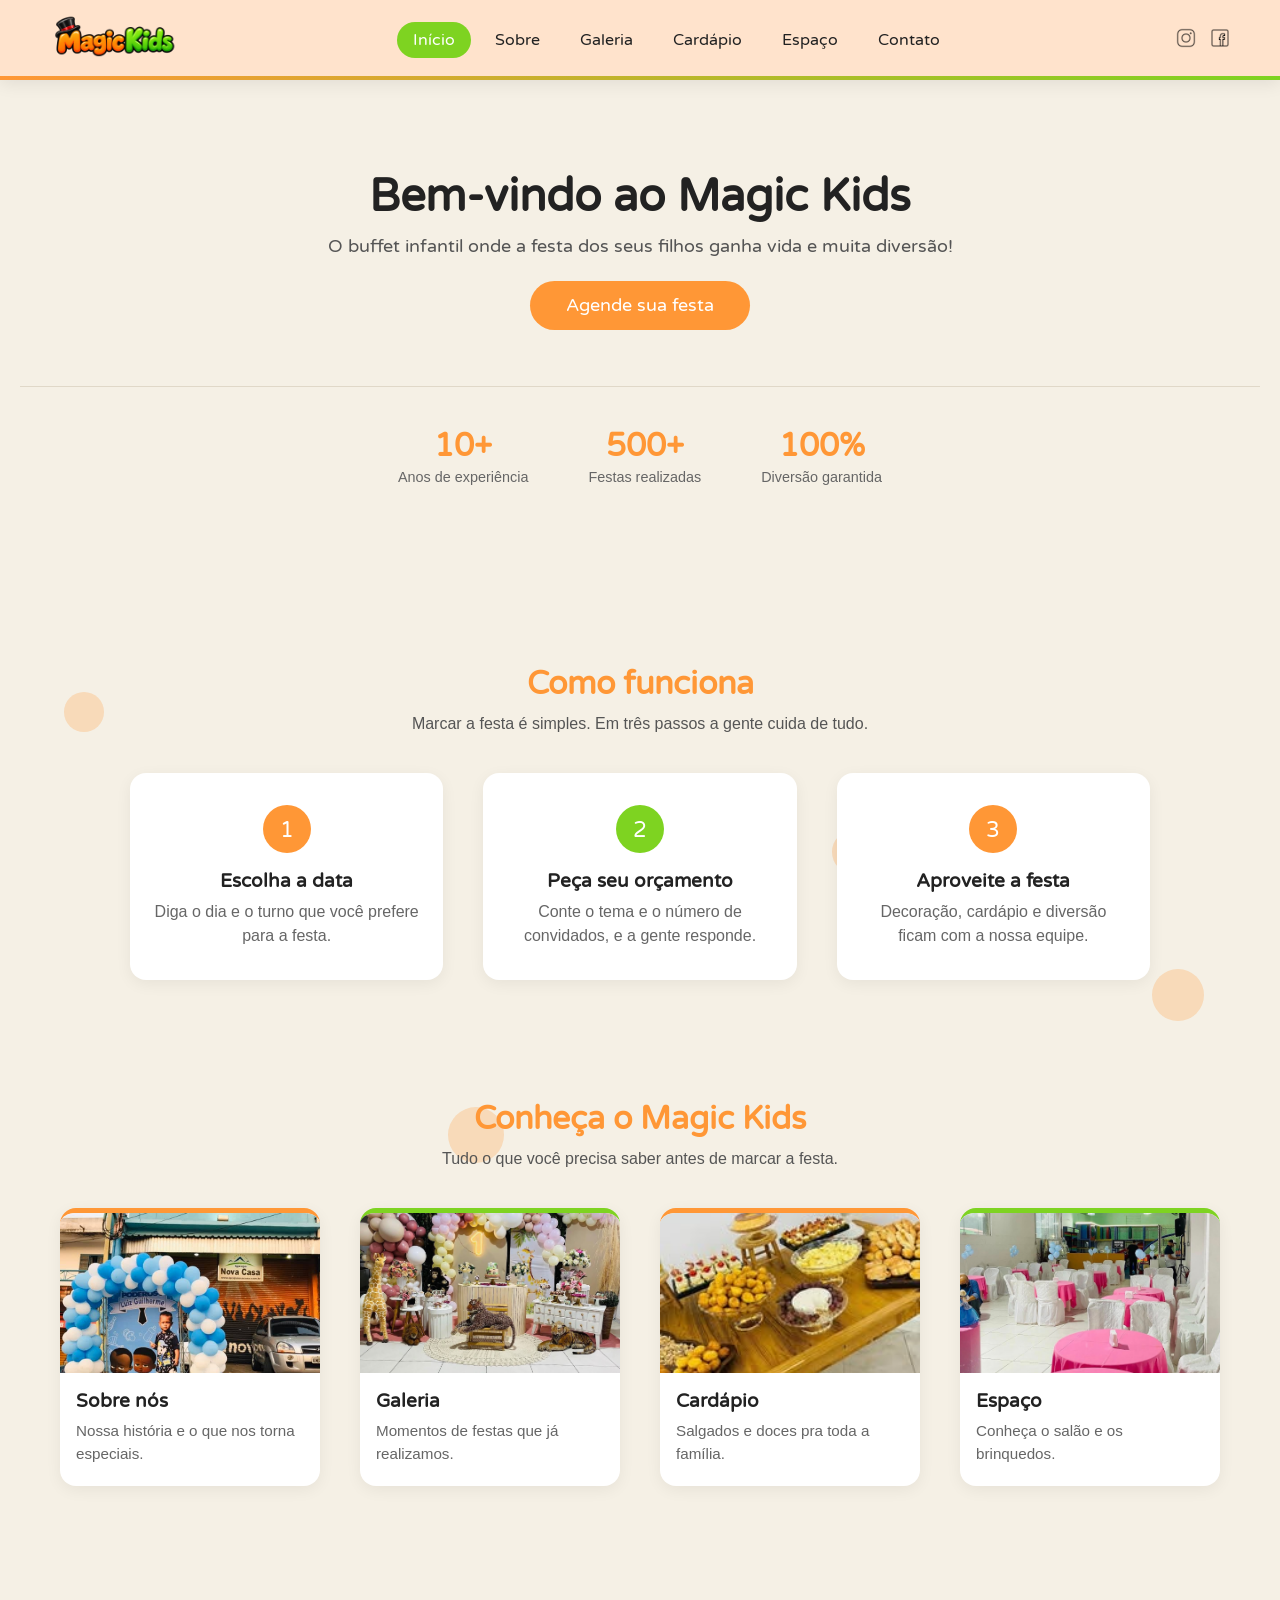
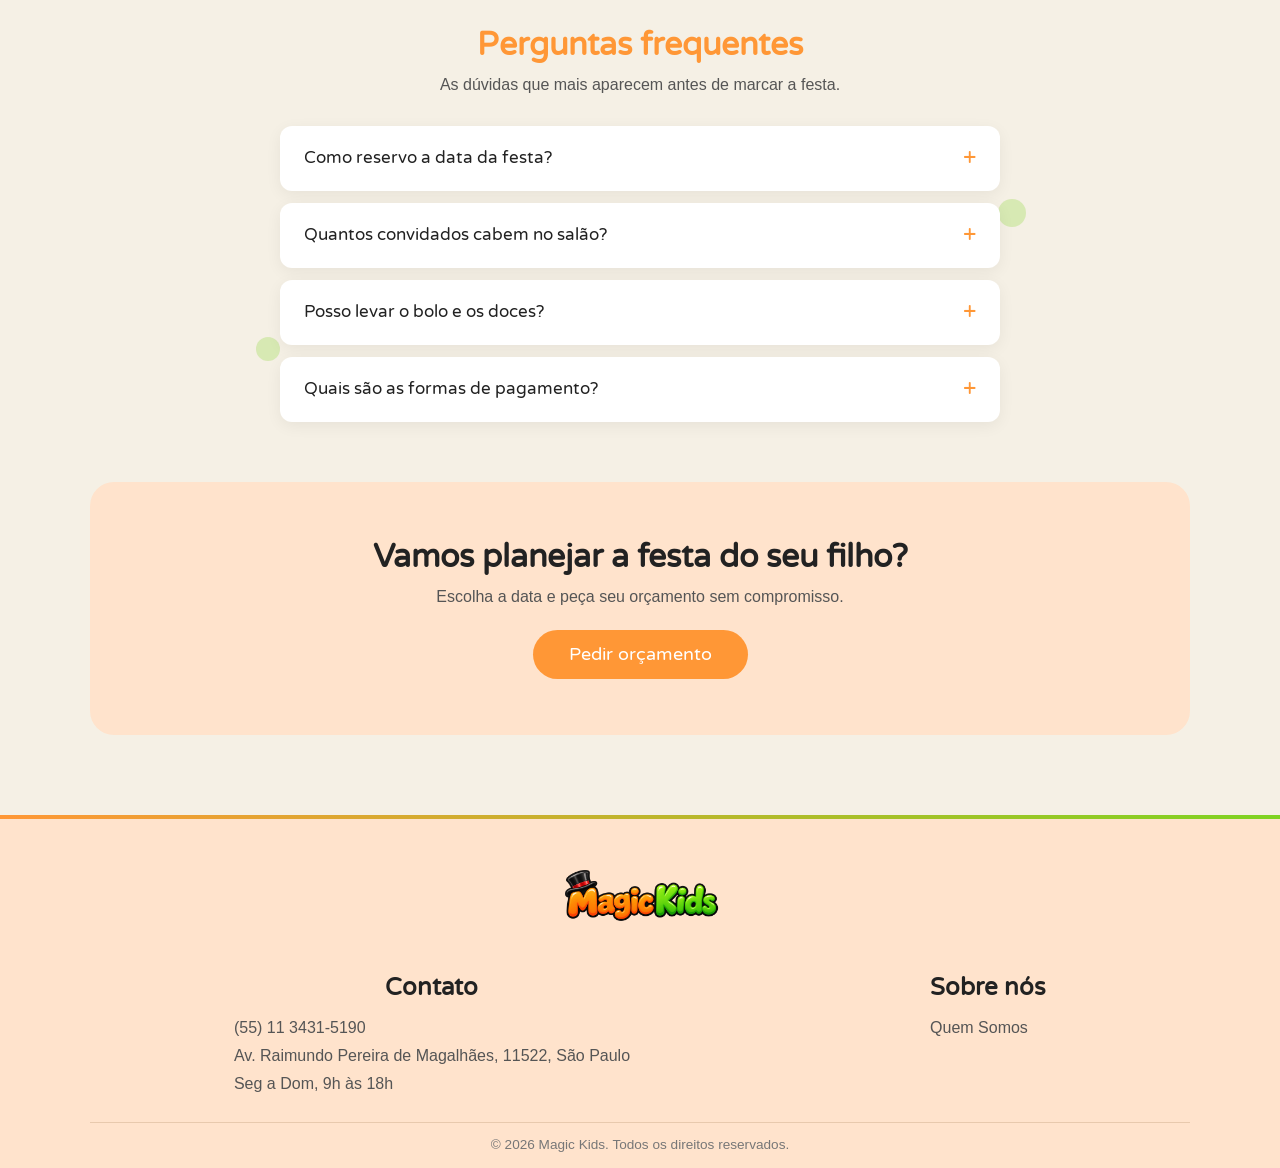
<file: index.html>
<!DOCTYPE html>
<html lang="pt-br">
<head>
    <meta charset="UTF-8">
    <meta name="viewport" content="width=device-width, initial-scale=1.0">
    <title>Magic Kids</title>
    <link rel="stylesheet" href="style.css">
    <link rel="icon" type="image/png" href="imagens/kids magic logo.png">
    <link href="https://fonts.googleapis.com/css2?family=Varela+Round&display=swap" rel="stylesheet">
</head>
<body>
    <div class="bolhas" aria-hidden="true">
        <span></span>
        <span></span>
        <span></span>
        <span></span>
        <span></span>
        <span></span>
        <span></span>
        <span></span>
    </div>

    <header class="header" id="topo">
        <a href="index.html" class="logo">
            <img src="imagens/magics kids.png" alt="Magic Kids">
        </a>

        <nav class="menu">
            <ul>
                <li><a href="index.html" class="ativo">Início</a></li>
                <li><a href="sobre.html">Sobre</a></li>
                <li><a href="galeria.html">Galeria</a></li>
                <li><a href="cardapio.html">Cardápio</a></li>
                <li><a href="espaco.html">Espaço</a></li>
                <li><a href="contato.html">Contato</a></li>
            </ul>
        </nav>

        <div class="redes-sociais">
            <a href="https://www.instagram.com/buffet_magickids/" target="_blank">
                <img src="imagens/icons8-instagram-50.png" alt="Instagram">
            </a>
            <a href="https://www.facebook.com/buffetmagickids" target="_blank">
                <img src="imagens/icons8-facebook-50.png" alt="Facebook">
            </a>
        </div>

        <button class="menu-toggle" aria-label="Abrir menu" aria-expanded="false">
            <span></span>
            <span></span>
            <span></span>
        </button>
    </header>

    <main>
        <section class="hero" id="inicio">
            <h1>Bem-vindo ao Magic Kids</h1>
            <p>O buffet infantil onde a festa dos seus filhos ganha vida e muita diversão!</p>
            <a href="contato.html" class="btn-cta">Agende sua festa</a>

            <div class="hero-stats">
                <div class="stat">
                    <span class="stat-numero">10+</span>
                    <span class="stat-label">Anos de experiência</span>
                </div>
                <div class="stat">
                    <span class="stat-numero">500+</span>
                    <span class="stat-label">Festas realizadas</span>
                </div>
                <div class="stat">
                    <span class="stat-numero">100%</span>
                    <span class="stat-label">Diversão garantida</span>
                </div>
            </div>
        </section>

        <section class="passos">
            <h2>Como funciona</h2>
            <p class="passos-intro">Marcar a festa é simples. Em três passos a gente cuida de tudo.</p>

            <div class="passos-grid">
                <div class="passo">
                    <span class="passo-num">1</span>
                    <h3>Escolha a data</h3>
                    <p>Diga o dia e o turno que você prefere para a festa.</p>
                </div>

                <div class="passo">
                    <span class="passo-num">2</span>
                    <h3>Peça seu orçamento</h3>
                    <p>Conte o tema e o número de convidados, e a gente responde.</p>
                </div>

                <div class="passo">
                    <span class="passo-num">3</span>
                    <h3>Aproveite a festa</h3>
                    <p>Decoração, cardápio e diversão ficam com a nossa equipe.</p>
                </div>
            </div>
        </section>

        <section class="atalhos">
            <h2>Conheça o Magic Kids</h2>
            <p class="atalhos-intro">Tudo o que você precisa saber antes de marcar a festa.</p>

            <div class="atalhos-grid">
                <a href="sobre.html" class="atalho">
                    <img src="imagens/frente do lugar.jpg" alt="Fachada do Magic Kids">
                    <h3>Sobre nós</h3>
                    <p>Nossa história e o que nos torna especiais.</p>
                </a>

                <a href="galeria.html" class="atalho">
                    <img src="imagens/decoracao 1.jpeg" alt="Decoração de festa">
                    <h3>Galeria</h3>
                    <p>Momentos de festas que já realizamos.</p>
                </a>

                <a href="cardapio.html" class="atalho">
                    <img src="imagens/salgados.jpg" alt="Salgados do Magic Kids">
                    <h3>Cardápio</h3>
                    <p>Salgados e doces pra toda a família.</p>
                </a>

                <a href="espaco.html" class="atalho">
                    <img src="imagens/local 1.jpeg" alt="Salão do Magic Kids">
                    <h3>Espaço</h3>
                    <p>Conheça o salão e os brinquedos.</p>
                </a>
            </div>
        </section>

        <section class="faq">
            <h2>Perguntas frequentes</h2>
            <p class="faq-intro">As dúvidas que mais aparecem antes de marcar a festa.</p>

            <div class="faq-lista">
                <details>
                    <summary>Como reservo a data da festa?</summary>
                    <p>Escolha o dia no calendário da página de Contato e peça seu orçamento. A gente responde confirmando se a data está disponível.</p>
                </details>

                <details>
                    <summary>Quantos convidados cabem no salão?</summary>
                    <p>Escreva aqui a capacidade real do salão.</p>
                </details>

                <details>
                    <summary>Posso levar o bolo e os doces?</summary>
                    <p>Escreva aqui a política do buffet.</p>
                </details>

                <details>
                    <summary>Quais são as formas de pagamento?</summary>
                    <p>Escreva aqui as formas de pagamento e se existe sinal pra reservar a data.</p>
                </details>
            </div>
        </section>

        <section class="chamada">
            <h2>Vamos planejar a festa do seu filho?</h2>
            <p>Escolha a data e peça seu orçamento sem compromisso.</p>
            <a href="contato.html" class="btn-cta">Pedir orçamento</a>
        </section>
    </main>

     <footer class="rodape">
        <div class="rodape-grid">
            <div class="rodape-marca">
                <img src="imagens/magics kids.png" alt="Magic Kids">
            </div>

            <div class="rodape-col">
                <h3>Contato</h3>
                <ul>
                    <li><a href="https://wa.me/551134315190?text=Ol%C3%A1!%20Quero%20um%20or%C3%A7amento%20de%20festa%20no%20Magic%20Kids">(55) 11 3431-5190</a></li>
                    <li><a href="Av. Raimundo Pereira de Magalhães , 11522, São Paulo, Brazil 02938-000">Av. Raimundo Pereira de Magalhães, 11522, São Paulo</a></li>
                    <li>Seg a Dom, 9h às 18h</li>
                </ul>
            </div>

            <div class="rodape-col">
                <h3>Sobre nós</h3>
                <ul>
                    <li><a href="sobre.html">Quem Somos</a></li>
                </ul>
            </div>
        </div>

        <p class="rodape-copy">© 2026 Magic Kids. Todos os direitos reservados.</p>
    </footer>
     
    <script src="script.js"></script>
</body>
</html>
</file>
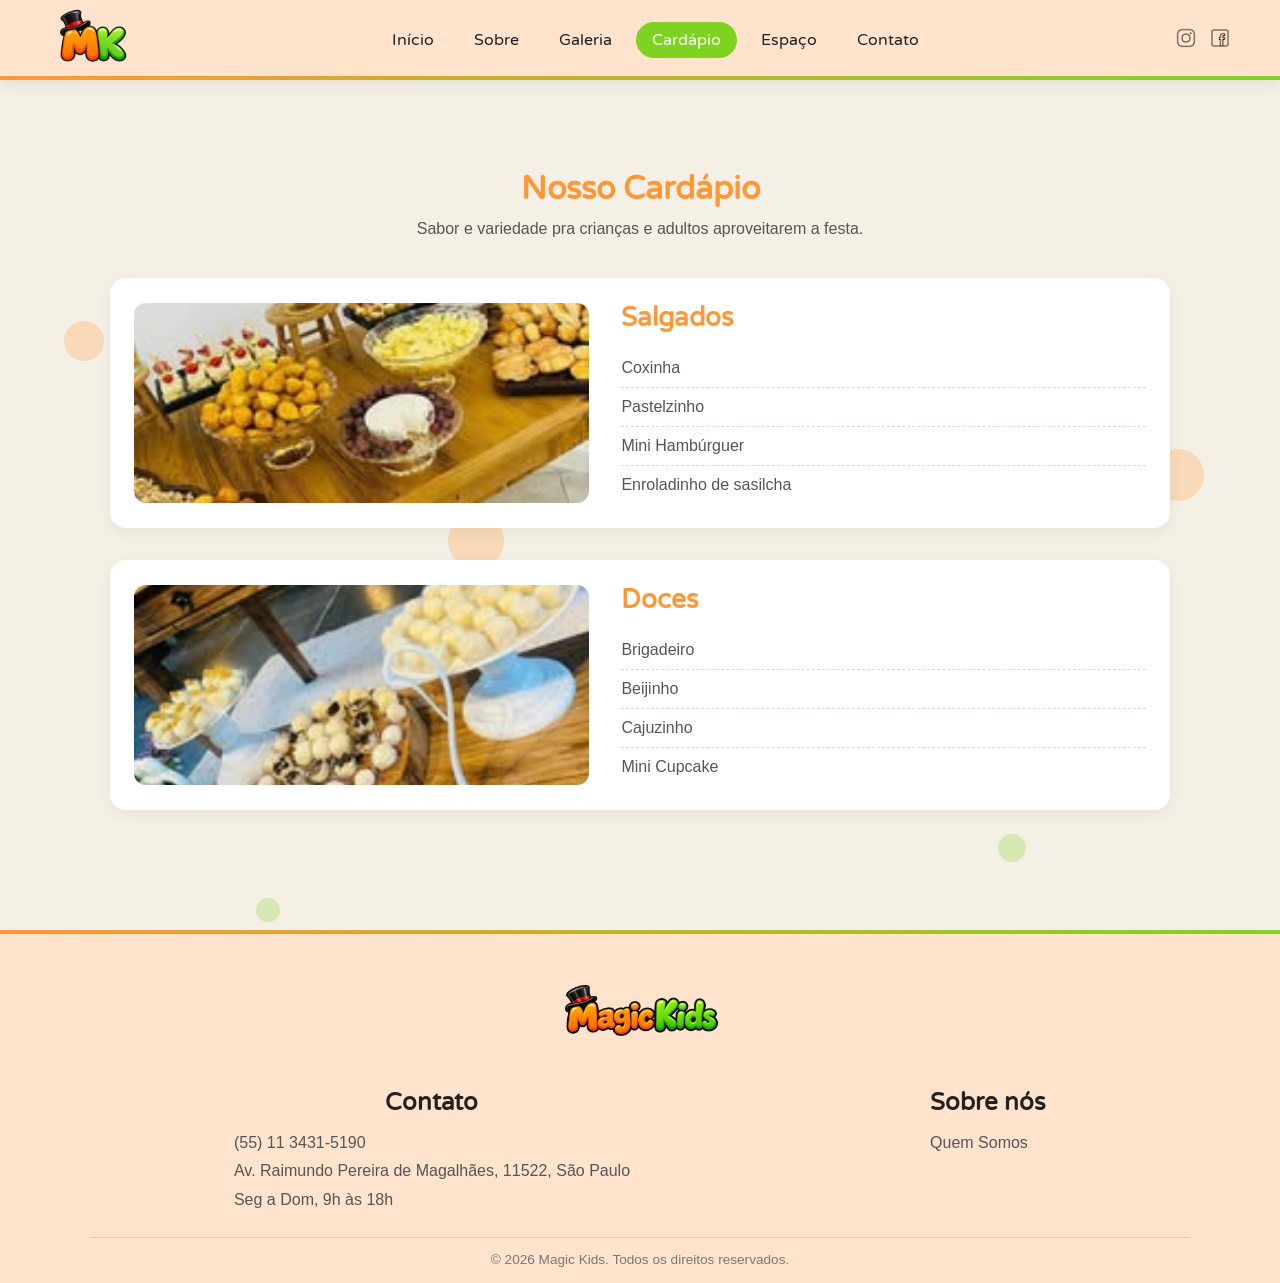
<file: cardapio.html>
<!DOCTYPE html>
<html lang="pt-br">
<head>
    <meta charset="UTF-8">
    <meta name="viewport" content="width=device-width, initial-scale=1.0">
    <title>Cardapio - Magic Kids</title>
    <link rel="stylesheet" href="style.css">
    <link rel="icon" type="image/png" href="imagens/kids magic logo.png">
    <link href="https://fonts.googleapis.com/css2?family=Varela+Round&display=swap" rel="stylesheet">
</head>
<body>
    <div class="bolhas" aria-hidden="true">
        <span></span><span></span><span></span><span></span>
        <span></span><span></span><span></span><span></span>
    </div>

    <header class="header">
        <a href="index.html" class="logo">
            <img src="imagens/kids magic logo.png" alt="Magic Kids">
        </a>

        <nav class="menu">
            <ul>
                <li><a href="index.html">Início</a></li>
                <li><a href="sobre.html">Sobre</a></li>
                <li><a href="galeria.html">Galeria</a></li>
                <li><a href="cardapio.html" class="ativo">Cardápio</a></li>
                <li><a href="espaco.html">Espaço</a></li>
                <li><a href="contato.html">Contato</a></li>
            </ul>
        </nav>

        <div class="redes-sociais">
            <a href="https://www.instagram.com/buffet_magickids/" target="_blank">
                <img src="imagens/icons8-instagram-50.png" alt="Instagram">
            </a>
            <a href="https://www.facebook.com/buffetmagickids" target="_blank">
                <img src="imagens/icons8-facebook-50.png" alt="Facebook">
            </a>
        </div>

         <button class="menu-toggle" aria-label="Abrir menu" aria-expanded="false">
            <span></span>
            <span></span>
            <span></span>
        </button>
    </header>

    <main>
        <section class="cardapio" id="cardapio">
            <h2>Nosso Cardápio</h2>
            <p class="cardapio-intro">Sabor e variedade pra crianças e adultos aproveitarem a festa.</p>

    <div class="cardapio-lista">
        <div class="cardapio-item">
            <img src="imagens/salgados.jpg" alt="Salgados do Magic Kids">
            <div class="cardapio-info">
                <h3>Salgados</h3>
                <ul>
                    <li>Coxinha</li>
                    <li>Pastelzinho</li>
                    <li>Mini Hambúrguer</li>
                    <li>Enroladinho de sasilcha</li>
                </ul>
            </div>
        </div>
        <div class="cardapio-item">
            <img src="imagens/docinhos.jpg" alt="Doces do Magic Kids">
            <div class="cardapio-info">
                <h3>Doces</h3>
                <ul>
                    <li>Brigadeiro</li>
                    <li>Beijinho</li>
                    <li>Cajuzinho</li>
                    <li>Mini Cupcake</li>
                </ul>
            </div>
        </div>
    </div>
    </section>
    </main>

     <footer class="rodape">
        <div class="rodape-grid">
            <div class="rodape-marca">
                <img src="imagens/magics kids.png" alt="Magic Kids">
            </div>

            <div class="rodape-col">
                <h3>Contato</h3>
                <ul>
                    <li><a href="https://wa.me/551134315190?text=Ol%C3%A1!%20Quero%20um%20or%C3%A7amento%20de%20festa%20no%20Magic%20Kids">(55) 11 3431-5190</a></li>
                    <li><a href="Av. Raimundo Pereira de Magalhães , 11522, São Paulo, Brazil 02938-000">Av. Raimundo Pereira de Magalhães, 11522, São Paulo</a></li>
                    <li>Seg a Dom, 9h às 18h</li>
                </ul>
            </div>

            <div class="rodape-col">
                <h3>Sobre nós</h3>
                <ul>
                    <li><a href="sobre.html">Quem Somos</a></li>
                </ul>
            </div>
        </div>

        <p class="rodape-copy">© 2026 Magic Kids. Todos os direitos reservados.</p>
    </footer>
     <script src="script.js"></script>
</body>
</html>
</file>
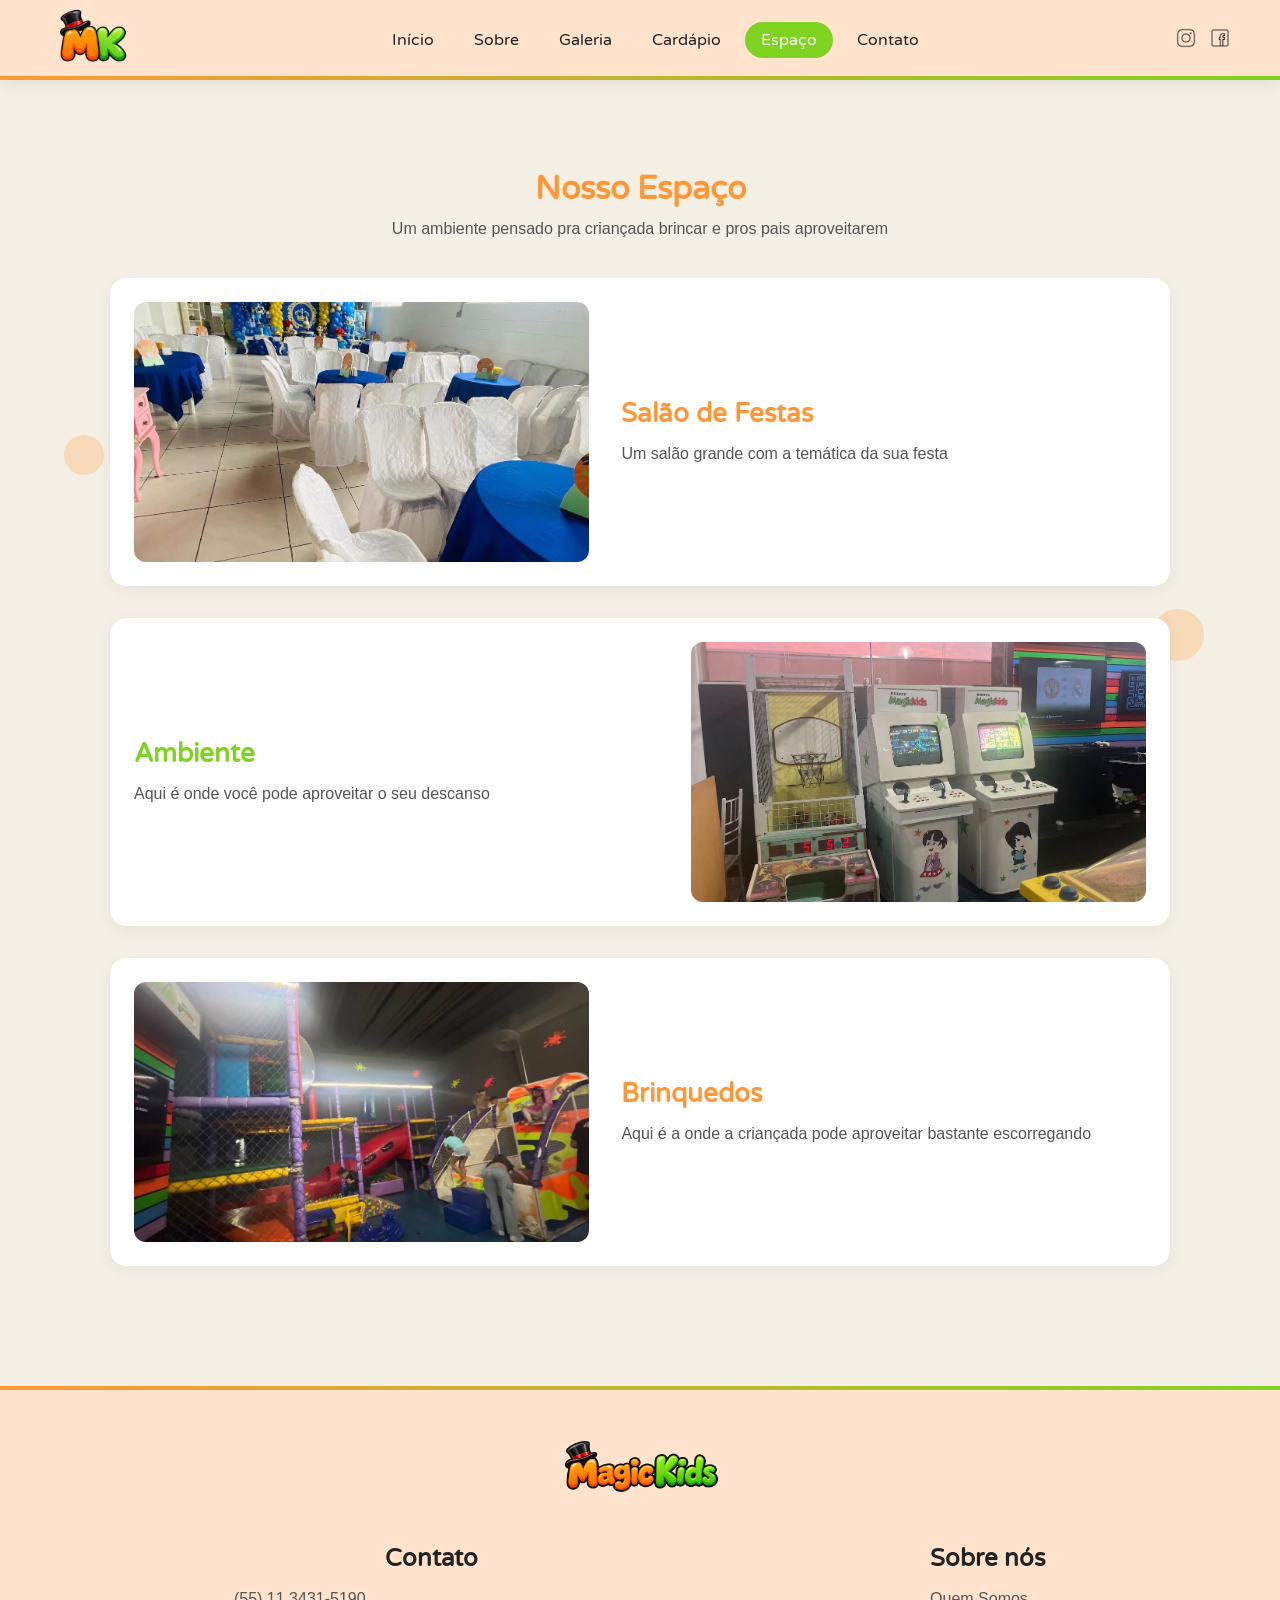
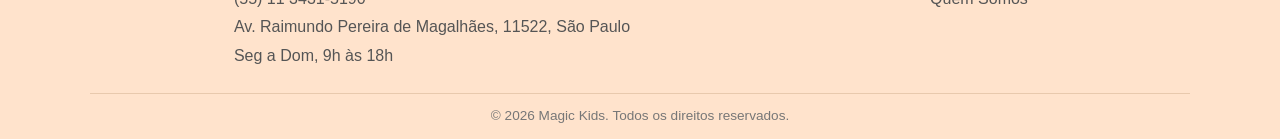
<file: espaco.html>
<!DOCTYPE html>
<html lang="pt-br">
<head>
    <meta charset="UTF-8">
    <meta name="viewport" content="width=device-width, initial-scale=1.0">
    <title>Espaço - Magic Kids</title>
    <link rel="stylesheet" href="style.css">
     <link rel="icon" type="image/png" href="imagens/kids magic logo.png">
    <link href="https://fonts.googleapis.com/css2?family=Varela+Round&display=swap" rel="stylesheet">
</head>
<body>
    <div class="bolhas" aria-hidden="true">
        <span></span><span></span><span></span><span></span>
        <span></span><span></span><span></span><span></span>
    </div>

    <header class="header">
        <a href="index.html" class="logo">
            <img src="imagens/kids magic logo.png" alt="Magic Kids">
        </a>

        <nav class="menu">
            <ul>
                <li><a href="index.html">Início</a></li>
                <li><a href="sobre.html">Sobre</a></li>
                <li><a href="galeria.html">Galeria</a></li>
                <li><a href="cardapio.html">Cardápio</a></li>
                <li><a href="espaco.html" class="ativo">Espaço</a></li>
                <li><a href="contato.html">Contato</a></li>
            </ul>
        </nav>

        <div class="redes-sociais">
            <a href="https://www.instagram.com/buffet_magickids/" target="_blank">
                <img src="imagens/icons8-instagram-50.png" alt="Instagram">
            </a>
            <a href="https://www.facebook.com/buffetmagickids" target="_blank">
                <img src="imagens/icons8-facebook-50.png" alt="Facebook">
            </a>
        </div>

         <button class="menu-toggle" aria-label="Abrir menu" aria-expanded="false">
            <span></span>
            <span></span>
            <span></span>
        </button>
    </header>
    
    <main>
        <section class="espaco" id="espaco">
            <h2>Nosso Espaço</h2>
            <p class="espaco-intro">Um ambiente pensado pra criançada brincar e pros pais aproveitarem</p>

            <div class="espaco-lista">
                <div class="espaco-item">
                    <img src="imagens/local 3 azul.jpeg" alt="Salão de festa do Magic Kids">
                    <div class="espaco-info">
                        <h3>Salão de Festas</h3>
                        <p>Um salão grande com a temática da sua festa</p>
                    </div>
                </div>

                <div class="espaco-item invertido">
                    <img src="imagens/jogos 2.jpeg" alt="Ambiente do Magic Kids">
                    <div class="espaco-info">
                        <h3>Ambiente</h3>
                        <p>Aqui é onde você pode aproveitar o seu descanso</p>
                    </div>
                </div>

                <div class="espaco-item">
                    <img src="imagens/jogos 1.jpeg" alt="Escorregador do Magic Kids">
                    <div class="espaco-info">
                        <h3>Brinquedos</h3>
                        <p>Aqui é a onde a criançada pode aproveitar bastante escorregando</p>
                    </div>
                </div>
            </div>
        </section>
    </main>

     <footer class="rodape">
        <div class="rodape-grid">
            <div class="rodape-marca">
                <img src="imagens/magics kids.png" alt="Magic Kids">
            </div>

            <div class="rodape-col">
                <h3>Contato</h3>
                <ul>
                    <li><a href="https://wa.me/551134315190?text=Ol%C3%A1!%20Quero%20um%20or%C3%A7amento%20de%20festa%20no%20Magic%20Kids">(55) 11 3431-5190</a></li>
                    <li><a href="Av. Raimundo Pereira de Magalhães , 11522, São Paulo, Brazil 02938-000">Av. Raimundo Pereira de Magalhães, 11522, São Paulo</a></li>
                    <li>Seg a Dom, 9h às 18h</li>
                </ul>
            </div>

           <div class="rodape-col">
                <h3>Sobre nós</h3>
                <ul>
                    <li><a href="sobre.html">Quem Somos</a></li>
                </ul>
            </div>
        </div>

        <p class="rodape-copy">© 2026 Magic Kids. Todos os direitos reservados.</p>
    </footer>
     <script src="script.js"></script>
</body>
</html>
</file>
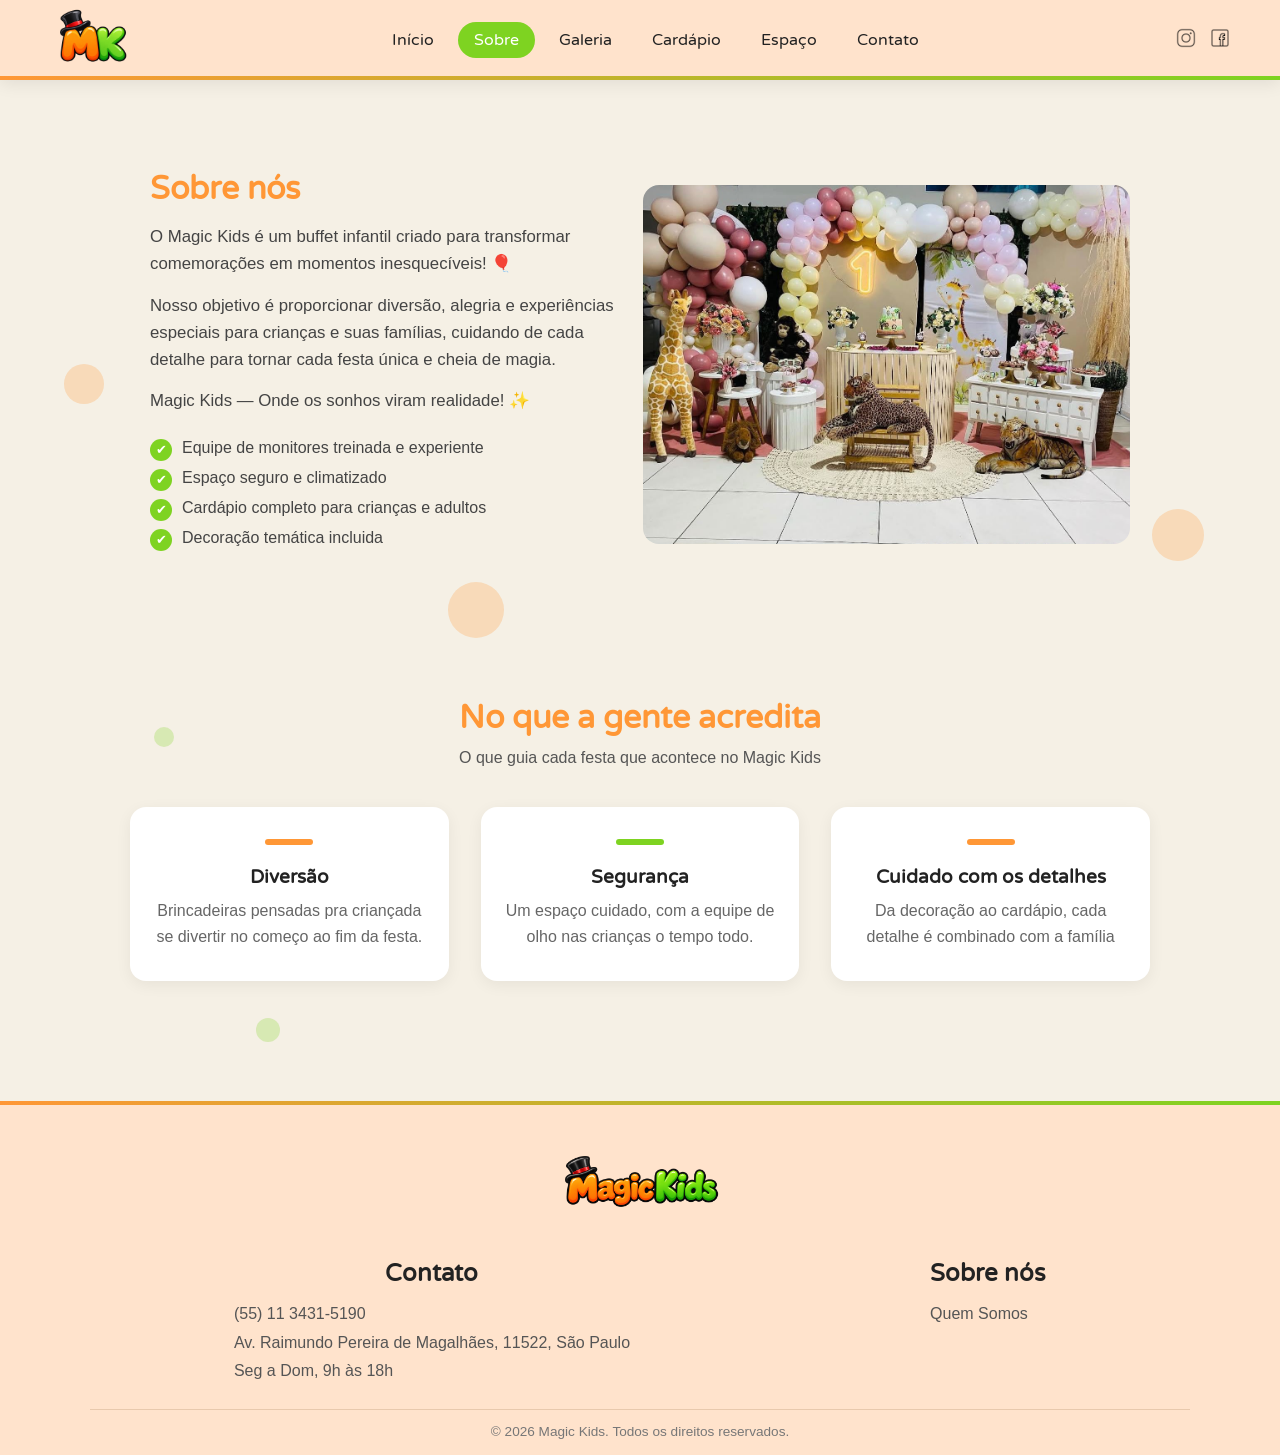
<file: sobre.html>
<!DOCTYPE html>
<html lang="pt-br">
<head>
    <meta charset="UTF-8">
    <meta name="viewport" content="width=device-width, initial-scale=1.0">
    <title>Sobre - Magic Kids</title> <link rel="stylesheet" href="style.css">
    <link rel="icon" type="image/png" href="imagens/kids magic logo.png">
    <link href="https://fonts.googleapis.com/css2?family=Varela+Round&display=swap" rel="stylesheet">
</head>
<body>
    <div class="bolhas" aria-hidden="true">
        <span></span><span></span><span></span><span></span>
        <span></span><span></span><span></span><span></span>
    </div>

    <header class="header">
        <a href="index.html" class="logo">
            <img src="imagens/kids magic logo.png" alt="Magic Kids">
        </a>

        <nav class="menu">
            <ul>
                <li><a href="index.html">Início</a></li>
                <li><a href="sobre.html" class="ativo">Sobre</a></li>
                <li><a href="galeria.html">Galeria</a></li>
                <li><a href="cardapio.html">Cardápio</a></li>
                <li><a href="espaco.html">Espaço</a></li>
                <li><a href="contato.html">Contato</a></li>
            </ul>
        </nav>

        <div class="redes-sociais">
            <a href="https://www.instagram.com/buffet_magickids/" target="_blank">
                <img src="imagens/icons8-instagram-50.png" alt="Instagram">
            </a>
            <a href="https://www.facebook.com/buffetmagickids" target="_blank">
                <img src="imagens/icons8-facebook-50.png" alt="Facebook">
            </a>
        </div>

         <button class="menu-toggle" aria-label="Abrir menu" aria-expanded="false">
            <span></span>
            <span></span>
            <span></span>
        </button>
    </header>
        <main>  <section class="sobre" id="sobre">
        <div class="sobre-texto">
            <h2>Sobre nós</h2>
            <p>O Magic Kids é um buffet infantil criado para transformar comemorações em momentos inesquecíveis! 🎈</p>
            <p>Nosso objetivo é proporcionar diversão, alegria e experiências especiais para crianças e suas famílias, cuidando de cada detalhe para tornar cada festa única e cheia de magia.</p>
            <p>Magic Kids — Onde os sonhos viram realidade! ✨</p>

            <ul class="diferenciais">
                <li> Equipe de monitores treinada e experiente</li>
                <li> Espaço seguro e climatizado</li>
                <li>Cardápio completo para crianças e adultos</li>
                <li> Decoração temática incluida</li>
            </ul>
        </div>

        <div class="sobre-imagem">
            <img src="imagens/decoracao 1.jpeg" alt="Espaço do Magic Kids">
        </div>
    </section> 

    <section class="valores">
        <h2>No que a gente acredita</h2>
        <p class="valores-intro">O que guia cada festa que acontece no Magic Kids</p>

        <div class="valores-grid">
            <div class="valor">
                <span class="valor-marca"></span>
                <h3>Diversão</h3>
                <p>Brincadeiras pensadas pra criançada se divertir no começo ao fim da festa.</p>
            </div>

            <div class="valor">
                <span class="valor-marca verde"></span>
                    <h3>Segurança</h3>
                    <p>Um espaço cuidado, com a equipe de olho nas crianças o tempo todo.</p>
            </div>

            <div class="valor">
                <span class="valor-marca"></span>
                <h3>Cuidado com os detalhes</h3>
                <p>Da decoração ao cardápio, cada detalhe é combinado com a família</p>
            </div>
        </div>
    </section>
    </main>

     <footer class="rodape">
        <div class="rodape-grid">
            <div class="rodape-marca">
                <img src="imagens/magics kids.png" alt="Magic Kids">
            </div>

            <div class="rodape-col">
                <h3>Contato</h3>
                <ul>
                    <li><a href="https://wa.me/551134315190?text=Ol%C3%A1!%20Quero%20um%20or%C3%A7amento%20de%20festa%20no%20Magic%20Kids">(55) 11 3431-5190</a></li>
                    <li><a href="Av. Raimundo Pereira de Magalhães , 11522, São Paulo, Brazil 02938-000">Av. Raimundo Pereira de Magalhães, 11522, São Paulo</a></li>
                    <li>Seg a Dom, 9h às 18h</li>
                </ul>
            </div>

            <div class="rodape-col">
                <h3>Sobre nós</h3>
                <ul>
                    <li><a href="sobre.html">Quem Somos</a></li>
                </ul>
            </div>
        </div>

        <p class="rodape-copy">© 2026 Magic Kids. Todos os direitos reservados.</p>
    </footer>
     <script src="script.js"></script>
</body>
</html>
</file>
<file: style.css>
:root{
    --laranja: #FF9736;
    --verde: #7ED321;
    --preto: #222222;
}
*{
    margin: 0;
    padding: 0;
    box-sizing: border-box;
}
body{
    font-family: 'Poppins', sans-serif;
    color: #333;
    background-color: #F5F0E5;
    position: relative;
}
.header{
    display: flex;
    align-items: center;
    justify-content: space-between;
    height: 80px;
    padding: 0 50px;
    background-color: #FFE3CC;
    width: 100%;
    position: fixed;
    top: 0;
    box-shadow: 0 4px 16px rgba(0, 0, 0, 0.08);
    z-index: 1000;
}
.header::after{
    content: '';
    position: absolute;
    left: 0;
    bottom: 0;
    width: 100%;
    height: 4px;
    background: linear-gradient(90deg, var(--laranja), var(--verde));
}
.header .logo img{
    height: 85px;
    width: auto;
}
.header .menu ul{
    display: flex;
    list-style: none;
    gap: 8px;
}
.header .menu ul li a{
    font-family: 'Varela Round', sans-serif;
    text-decoration: none;
    color: var(--preto);
    padding: 8px 16px;
    position: relative;
    transition: all 0.25s ease;
}
.header .menu ul li a::after{
    content: '';
    position: absolute;
    left: 0;
    bottom: 0;
    width: 0;
    height: 2px;
    background-color: var(--laranja);
    transition: width 0.25s ease;
}
.header .menu ul li a:hover{
    background-color: var(--laranja);
    color: #fff;
    border-radius: 20px;
}
.header .menu ul li a.ativo{
    background-color: var(--verde);
    color: #fff;
    border-radius: 20px;
}
main{
    padding-top: 90px;
}
.hero{
    text-align: center;
    padding: 80px 20px;
}
.hero-stats{
    display: flex;
    justify-content: center;
    gap: 60px;
    margin-top: 56px;
    padding: 40px 80px;
    border-top: 1px solid #e0d8c8;
}
.stat{
    display: flex;
    flex-direction: column;
    align-items: center;
}
.stat-numero{
    font-family: 'Varela Round', sans-serif;
    font-size: 2rem;
    font-weight: 700;
    color: var(--laranja);
}
.stat-label{
    margin-top: 4px;
    font-size: 0.9rem;
    color: #666;
}
.hero h1{
    font-size: 2.8rem;
    font-family: 'Varela Round', sans-serif;
    color: var(--preto);
}
.hero p{
    margin-top: 12px;
    font-size: 1.1rem;
    font-family: 'Varela Round', sans-serif;
    color: #555;
}
.btn-cta{
    display: inline-block;
    margin-top: 24px;
    text-decoration: none;
    font-family: 'Varela Round', sans-serif;
    font-size: 1.1rem;
    color: #fff;
    background-color: var(--laranja);
    padding: 14px 36px;
    border-radius: 30px;
    transition: all 0.25s ease;
}
.btn-cta:hover{
    background-color: var(--verde);
    transform: translateY(-3px);
}
.sobre{
    display: flex;
    align-items: center;
    gap: 5px;
    padding: 80px 60px;
    max-width: 1100px;
    margin: 0 auto;
}
.sobre-texto{
    flex: 1;
}
.sobre-texto h2{
    font-size: 2rem;
    font-family: 'Varela Round', sans-serif;
    color: var(--laranja);
}
.sobre-texto p{
    margin-top: 16px;
    font-size: 1.05rem;
    color: #444;
    line-height: 1.6;
}
.sobre-texto p + p{
    margin-top: 15px;
}
.sobre-imagem{
    flex: 1;
}
.sobre-imagem img{
    width: 100%;
    border-radius: 16px;
    display: block;
}
.diferenciais{
    list-style: none;
    margin-top: 24px;
}
.diferenciais li{
    position: relative;
    padding-left: 32px;
    margin-bottom: 12px;
    color: #444;
}
.diferenciais li::before{
    content: '✔';
    position: absolute;
    left: 0;
    top: 0;
    width: 22px;
    height: 22px;
    border-radius: 50%;
    background-color: var(--verde);
    color: #fff;
    font-size: 0.8rem;
    text-align: center;
    line-height: 22px;
}
.redes-sociais{
    display: flex;
    gap: 14px;
    align-items: center;
}
.redes-sociais img{
    width: 20px;
    height: 20px;
    transition: transform 0.25s ease;
}
.redes-sociais img:hover{
    transform: scale(1.15);
}
.bolhas{
    position: absolute;
    inset: 0;
    z-index: -1;
    pointer-events: none;
    overflow: hidden;
}
.bolhas span{
    position: absolute;
    border-radius: 50%;
    opacity: 0.25;
    animation: bolha 6s ease-in-out infinite;
}
.bolhas span:nth-child(odd){ background: var(--laranja); }
.bolhas span:nth-child(even){ background: var(--verde); }

.bolhas span:nth-child(1){ left: 5%;  top: 25%; width: 40px; height: 40px; }
.bolhas span:nth-child(2){ left: 20%; top: 70%; width: 24px; height: 24px; animation-delay: 1s; }
.bolhas span:nth-child(3){ left: 35%; top: 40%; width: 56px; height: 56px; animation-delay: 2s; }
.bolhas span:nth-child(4){ left: 50%; top: 80%; width: 30px; height: 30px; animation-delay: 0.5s; }
.bolhas span:nth-child(5){ left: 65%; top: 30%; width: 44px; height: 44px; animation-delay: 1.5s; }
.bolhas span:nth-child(6){ left: 78%; top: 65%; width: 28px; height: 28px; animation-delay: 2.5s; }
.bolhas span:nth-child(7){ left: 90%; top: 35%; width: 52px; height: 52px; animation-delay: 3s; }
.bolhas span:nth-child(8){ left: 12%; top: 50%; width: 20px; height: 20px; animation-delay: 3.5s; }

@keyframes bolha{
    0%, 100%{ transform: translateY(0); }
    50%{ transform: translateY(-40px); }
}
.galeria{
    text-align: center;
    padding: 80px 20px;
    max-width: 1100px;
    margin: 0 auto;
}
.galeria h2{
    font-size: 2rem;
    font-family: 'Varela Round', sans-serif;
    color: var(--laranja);
}
.galeria-intro{
    margin-top: 12px;
    color: #555;
}
.galeria-grid{
    display: grid;
    grid-template-columns: repeat(3, 1fr);
    gap: 32px;
    margin-top: 40px;
}
.galeria-card{
    background-color: #fff;
    border-radius: 16px;
    overflow: hidden;
    box-shadow: 0 4px 16px rgba(0, 0, 0, 0.06);
    transition: transform 0.25s ease, box-shadow 0.25s ease;
}
.galeria-card:hover{
    transform: translateY(-6px);
    box-shadow: 0 10px 24px rgba(0, 0, 0, 0.1);
}
.galeria-card img{
    width: 100%;
    height: 220px;
    object-fit: cover;
    display: block;
    cursor: zoom-in;
}
.galeria-card h3{
    font-size: 1.2rem;
    font-family: 'Varela Round', sans-serif;
    color: var(--preto);
    margin-top: 16px;
    padding: 0 16px;
}
.galeria-card p{
    font-size: 0.95rem;
    color: #666;
    line-height: 1.5;
    padding: 8px 16px 20px;
}
.lightbox{
    border: none;
    padding: 0;
    background: transparent;
    max-width: 92vw;
    max-height: 92vh;
    overflow: visible;
}
.lightbox::backdrop{
    background-color: rgba(0, 0, 0, 0.75);
}
.lightbox img{
    display: block;
    max-width: 92vw;
    max-height: 78vh;
    border-radius: 12px;
    margin: 0 auto;
}
.lightbox-legenda{
    margin-top: 12px;
    text-align: center;
    color: #fff;
    font-family: 'Varela Round', sans-serif;
}
.lightbox-fechar{
    position: absolute;
    top: -14px;
    right: -14px;
    width: 36px;
    height: 36px;
    border: none;
    border-radius: 50%;
    background-color: var(--laranja);
    color: #fff;
    font-size: 1.4rem;
    line-height: 1;
    cursor: pointer;
}
.cardapio{
    text-align: center;
    padding: 80px 20px;
    max-width: 1100px;
    margin: 0 auto;
}
.cardapio h2{
    font-size: 2rem;
    font-family: 'Varela Round', sans-serif;
    color: var(--laranja);
}
.cardapio-intro{
    margin-top: 12px;
    color: #555;
}
.cardapio-lista{
    display: flex;
    flex-direction: column;
    gap: 32px;
    margin-top: 40px;
}
.cardapio-item{
    display: flex;
    align-items: center;
    gap: 32px;
    background-color: #fff;
    border-radius: 16px;
    padding: 24px;
    box-shadow: 0 4px 16px rgba(0, 0, 0, 0.06);
    text-align: left;
}
.cardapio-item.invertido{
    flex-direction: row-reverse;
}
.cardapio-item img{
    width: 45%;
    height: 200px;
    object-fit: cover;
    border-radius: 12px;
}
.cardapio-info{
    flex: 1;
}
.cardapio-info h3{
    font-size: 1.6rem;
    font-family: 'Varela Round', sans-serif;
    color: var(--laranja);
}
.cardapio-item.invertido .cardapio-info h3{
    color: var(--verde);
}
.cardapio-info ul{
    list-style: none;
    margin-top: 16px;
}
.cardapio-info li{
    padding: 10px 0;
    color: #555;
    border-bottom: 1px dashed #e0d8c8;
}
.cardapio-info li:last-child{
    border-bottom: none;
}
.espaco{
    text-align: center;
    padding: 80px 20px;
    max-width: 1100px;
    margin: 0 auto;
}
.espaco h2{
    font-size: 2rem;
    font-family: 'Varela Round', sans-serif;
    color: var(--laranja);
}
.espaco-intro{
    margin-top: 12px;
    color: #555;
}
.espaco-lista{
    display: flex;
    flex-direction: column;
    gap: 32px;
    margin-top: 40px;
}
.espaco-item{
    display: flex;
    align-items: center;
    gap: 32px;
    background-color: #fff;
    border-radius: 16px;
    padding: 24px;
    box-shadow: 0 4px 16px rgba(0, 0, 0, 0.06);
    text-align: left;
}
.espaco-item.invertido{
    flex-direction: row-reverse;
}
.espaco-item img{
    width: 45%;
    height: 260px;
    object-fit: cover;
    border-radius: 12px;
}
.espaco-info{
    flex: 1;
}
.espaco-info h3{
    font-family: 'Varela Round', sans-serif;
    font-size: 1.6rem;
    color: var(--laranja);
}
.espaco-item.invertido .espaco-info h3{
    color: var(--verde);
}
.espaco-info p{
    margin-top: 12px;
    color: #555;
    line-height: 1.6;
}
.contato{
    text-align: center;
    padding: 80px 20px;
    max-width: 1100px;
    margin: 0 auto;
}
.contato h2{
    font-size: 2rem;
    font-family: 'Varela Round', sans-serif;
    color: var(--laranja);
}
.contato-intro{
    margin-top: 12px;
    color: #555;
}
.contato-grid{
    display: grid;
    grid-template-columns: 1fr;
    gap: 32px;
    margin-top: 40px;
    align-items: start;
    text-align: left;
}
.contato-info,
.contato-form{
    background-color: #fff;
    border-radius: 16px;
    padding: 28px 24px;
    box-shadow: 0 4px 16px rgba(0, 0, 0, 0.06);
}
.contato-info{
    border-top: 5px solid var(--verde);
}
.contato-form{
    border-top: 5px solid var(--laranja);
}
.contato-info h3,
.contato-form h3{
    font-family: 'Varela Round', sans-serif;
    font-size: 1.4rem;
    color: var(--preto);
    margin-bottom: 16px;
}
.contato-info ul{
    list-style: none;
}
.contato-info li{
    padding: 10px 0;
    color: #555;
    border-bottom: 1px dashed #e0d8c8;
}
.contato-info li span{
    display: block;
    font-size: 0.85rem;
    color: var(--laranja);
}
.contato-info .btn-cta{
    width: 100%;
    text-align: center;
}
.campo{
    display: flex;
    flex-direction: column;
    margin-bottom: 16px;
}
.campos-duplos{
    display: grid;
    grid-template-columns: 1fr 1fr;
    gap: 16px;
}
.campo label{
    font-size: 0.9rem;
    color: #555;
    margin-bottom: 6px;
}
.campo input,
.campo select{
    padding: 12px 14px;
    border: 1px solid #e0d8c8;
    border-radius: 10px;
    font-family: inherit;
    font-size: 1rem;
    background-color: #fff;
}
.campo input:focus,
.campo select:focus{
    outline: 2px solid var(--laranja);
    border-color: var(--laranja);
}
.aviso-data{
    min-height: 22px;
    margin: -8px 0 12px;
    font-size: 0.9rem;
}
.aviso-data.livre{
    color: #3B6D11;
}
.aviso-data.ocupada{
    color: #A32D2D;
}
.contato-form .btn-cta{
    width: 100%;
    border: none;
    cursor: pointer;
    font-family: 'Varela Round', sans-serif;
}
.calendario{
    border: 1px solid #ddd;
    border-radius: 12px;
    padding: 10px;
    background: #fff;
    max-width: 320px;
}
.cal-topo{
    display: flex;
    justify-content: space-between;
    align-items: center;
    margin-bottom: 8px;
    font-weight: 700;
}
.cal-topo button{
    border: 0;
    background: none;
    font-size: 1.4rem;
    cursor: pointer;
}
.cal-topo button:disabled{
    opacity: .3;
    cursor: default;
}
.cal-grade{
    display: grid;
    grid-template-columns: repeat(7, 1fr);
    gap: 4px;
    text-align: center;
}
.cal-semana{
    font-size: .75rem;
    font-weight: 700;
    color: #777;
}
.cal-dia{
    border: 0;
    padding: 8px 0;
    border-radius: 8px;
    background: #f3f4f6;
    cursor: pointer;
    font: inherit;
}
.cal-dia:disabled{
    background: transparent;
    color: #bbb;
    cursor: not-allowed;
}
.cal-dia.ocupado:disabled{
    background: #fee2e2;
    color: #b91c1c;
    text-decoration: line-through;
}
.cal-dia.selecionado{
    background: #2563eb;
    color: #fff;
}
.atalhos{
    text-align: center;
    padding: 60px 20px 80px;
    max-width: 1200px;
    margin: 0 auto;
}
.atalhos h2{
    font-size: 2rem;
    font-family: 'Varela Round', sans-serif;
    color: var(--laranja);
}
.atalhos-intro{
    margin-top: 12px;
    color: #555;
}
.atalhos-grid{
    display: grid;
    grid-template-columns: repeat(4, 1fr);
    gap: 40px;
    margin-top: 40px;
}
.atalho{
    display: block;
    background-color: #fff;
    border-radius: 16px;
    overflow: hidden;
    text-decoration: none;
    text-align: left;
    box-shadow: 0 4px 16px rgba(0, 0, 0, 0.06);
    border-top: 5px solid var(--laranja);
    transition: transform 0.25s ease, box-shadow 0.25s ease;
}
.atalho:nth-child(even){
    border-top-color: var(--verde);
}
.atalho:hover{
    transform: translateY(-6px);
    box-shadow: 0 10px 24px rgba(0, 0, 0, 0.1);
}
.atalho img{
    width: 100%;
    height: 160px;
    object-fit: cover;
    display: block;
}
.atalho h3{
    font-family: 'Varela Round', sans-serif;
    font-size: 1.2rem;
    color: var(--preto);
    margin-top: 16px;
    padding: 0 16px;
}
.atalho p{
    font-size: 0.95rem;
    color: #666;
    line-height: 1.5;
    padding: 8px 16px 20px;
}
.passos{
    text-align: center;
    padding: 60px 40px;
    max-width: 1100px;
    margin: 0 auto;
}
.passos h2{
    font-size: 2rem;
    font-family: 'Varela Round', sans-serif;
    color: var(--laranja);
}
.passos-intro{
    margin-top: 12px;
    color: #555;
}
.passos-grid{
    display: grid;
    grid-template-columns: repeat(3, 1fr);
    gap: 40px;
    margin-top: 40px;
}
.passo{
    background-color: #fff;
    border-radius: 16px;
    padding: 32px 24px;
    box-shadow: 0 4px 16px rgba(0, 0, 0, 0.06);
}
.passo-num{
    display: flex;
    align-items: center;
    justify-content: center;
    width: 48px;
    height: 48px;
    margin: 0 auto 16px;
    border-radius: 50%;
    background-color: var(--laranja);
    color: #fff;
    font-family: 'Varela Round', sans-serif;
    font-size: 1.4rem;
}
.passo:nth-child(even) .passo-num{
    background-color: var(--verde);
}
.passo h3{
    font-family: 'Varela Round', sans-serif;
    font-size: 1.2rem;
    color: var(--preto);
}
.passo p{
    margin-top: 8px;
    color: #666;
    line-height: 1.5;
}
.faq{
    text-align: center;
    padding: 60px 40px;
    max-width: 800px;
    margin: 0 auto;
}
.faq h2{
    font-size: 2rem;
    font-family: 'Varela Round', sans-serif;
    color: var(--laranja);
}
.faq-intro{
    margin-top: 12px;
    color: #555;
}
.faq-lista{
    margin-top: 32px;
    display: flex;
    flex-direction: column;
    gap: 12px;
    text-align: left;
}
.faq details{
    background-color: #fff;
    border-radius: 12px;
    box-shadow: 0 4px 16px rgba(0, 0, 0, 0.06);
    overflow: hidden;
}
.faq summary{
    list-style: none;
    cursor: pointer;
    padding: 18px 24px;
    font-family: 'Varela Round', sans-serif;
    font-size: 1.05rem;
    color: var(--preto);
    display: flex;
    justify-content: space-between;
    align-items: center;
}
.faq summary::-webkit-details-marker{
    display: none;
}
.faq summary::after{
    content: '+';
    font-size: 1.5rem;
    color: var(--laranja);
    transition: transform 0.25s ease;
}
.faq details[open] summary::after{
    transform: rotate(45deg);
}
.faq details p{
    padding: 0 24px 20px;
    color: #555;
    line-height: 1.6;
}
.valores{
    text-align: center;
    padding: 60px 40px 80px;
    max-width: 1100px;
    margin: 0 auto;
}
.valores h2{
    font-size: 2rem;
    font-family: 'Varela Round', sans-serif;
    color: var(--laranja);
}
.valores-intro{
    margin-top: 12px;
    color: #555;
}
.valores-grid{
    display: grid;
    grid-template-columns: repeat(3, 1fr);
    gap: 32px;
    margin-top: 40px;
}
.valor{
    background-color: #fff;
    border-radius: 16px;
    padding: 32px 24px;
    box-shadow: 0 4px 16px rgba(0, 0, 0, 0.06);
}
.valor-marca{
    display: block;
    width: 48px;
    height: 6px;
    margin: 0 auto 20px;
    border-radius: 3px;
    background-color: var(--laranja);
}
.valor-marca.verde{
    background-color: var(--verde);
}
.valor h3{
    font-family: 'Varela Round', sans-serif;
    font-size: 1.2rem;
    color: var(--preto);
}
.valor p{
    margin-top: 10px;
    color: #666;
    line-height: 1.6;
}
.chamada{
    max-width: 1100px;
    margin: 0 auto 80px;
    padding: 56px 24px;
    text-align: center;
    background-color: #FFE3CC;
    border-radius: 24px;
}
.chamada h2{
    font-family: 'Varela Round', sans-serif;
    font-size: 2rem;
    color: var(--preto);
}
.chamada p{
    margin-top: 12px;
    color: #555;
}
.rodape{
    background-color: #FFE3CC;
    padding: 28px 50px 16px;
    position: relative;
    margin-top: 40px;
}
.rodape::before{
    content: '';
    position: absolute;
    left: 0;
    top: 0;
    width: 100%;
    height: 4px;
    background: linear-gradient(90deg, var(--laranja), var(--verde));
}
.rodape-grid{
    display: flex;
    flex-wrap: wrap;
    justify-content: center;
    align-items: flex-start;
    gap: 20px 300px;
    max-width: 1100px;
    margin: 0 auto;
}
.rodape-marca{
    flex: 0 0 100%;
    display: flex;
    justify-content: center;
}
.rodape-marca img{
    height: 110px;
    width: auto;
}
.rodape-col h3{
    font-family: 'Varela Round', sans-serif;
    font-size: 1.5rem;
    color: var(--preto);
    margin-bottom: 15px;
    text-align: center;
}
.rodape-col ul{
    list-style: none;
    padding: 0;
    margin: 0;
    text-align: left;
}
.rodape-col li{
    margin-bottom: 6px;
    color: #555;
    line-height: 1.4;
    text-align: left;
}
.rodape-col a{
    color: #555;
    text-decoration: none;
    transition: color 0.25s ease;
}
.rodape-col a:hover{
    color: var(--laranja);
}
.rodape-copy{
    max-width: 1100px;
    margin: 20px auto 0;
    padding-top: 14px;
    border-top: 1px solid #e8c9ad;
    text-align: center;
    font-size: 0.85rem;
    color: #777;
}
.menu-toggle{
    display: none;
    flex-direction: column;
    gap: 5px;
    background: none;
    border: none;
    cursor: pointer;
    padding: 8px;
}
.menu-toggle span{
    display: block;
    width: 26px;
    height: 3px;
    background-color: var(--preto);
    border-radius: 2px;
    transition: transform 0.3s ease, opacity 0.3s ease;
}
.menu-toggle.aberto span:nth-child(1){
    transform: translateY(8px) rotate(45deg);
}
.menu-toggle.aberto span:nth-child(2){
    opacity: 0;
}
.menu-toggle.aberto span:nth-child(3){
    transform: translateY(-8px) rotate(-45deg);
}
#adm-raiz[hidden], #adm-raiz [hidden]{
    display: none !important;
}
#adm-raiz{
    position: fixed;
    top: 0;
    right: 0;
    bottom: 0;
    width: min(380px, 100%);
    background: #fff;
    color: #111;
    z-index: 99999;
    box-shadow: -4px 0 20px rgba(0,0,0,.25);
    overflow: auto;
    padding: 20px;
    font-family: system-ui, sans-serif;
    font-size: 15px;
}
#adm-raiz h2{
    margin: 0;
    font-size: 1.2rem;
}
#adm-raiz h3{
    font-size: 1rem;
    margin: 16px 0 6px;
}
#adm-raiz label{
    display: block;
    font-weight: 600;
    font-size: .85rem;
    margin-bottom: 12px;
}
#adm-raiz input, #adm-raiz textarea{
    width: 100%;
    margin-top: 5px;
    padding: 9px;
    border: 1px solid #d1d5db;
    border-radius: 8px;
    font: inherit;
    box-sizing: border-box;
}
#adm-raiz textarea{
    min-height: 70px;
    resize: vertical;
}
#adm-raiz button{
    padding: 9px 14px;
    border: 0;
    border-radius: 8px;
    background: #2563eb;
    color: #fff;
    font: inherit;
    cursor: pointer;
}
#adm-raiz button.sec{
    background: #e5e7eb;
    color: #111;
}
#adm-raiz .adm-topo{
    display: flex;
    justify-content: space-between;
    align-items: center;
    margin-bottom: 12px;
}
#adm-raiz .adm-dica{
    font-size: .8rem;
    color: #6b7280;
}
#adm-raiz .adm-linha{
    display: flex;
    gap: 8px;
}
#adm-raiz .adm-linha input{
    margin-top: 0;
}
#adm-raiz ul{
    list-style: none;
    padding: 0;
    margin: 10px 0 0;
}
#adm-raiz li{
    display: flex;
    justify-content: space-between;
    align-items: center;
    padding: 6px 0;
    border-bottom: 1px solid #eee;
}
#adm-raiz hr{
    border: 0;
    border-top: 1px solid #eee;
    margin: 16px 0;
}
#adm-raiz .adm-ok{
    color: #15803d;
    font-weight: 600;
}
#adm-raiz .adm-erro{
    color: #b91c1c;
    font-weight: 600;
}

@media (max-width: 1000px){
    .header{
        padding: 0 20px;
    }
    .header .logo img{
        height: 55px;
    }
    .redes-sociais{
        display: none;
    }
    .menu-toggle{
        display: flex;
    }
    .header .menu{
        z-index: 1001;
        position: absolute;
        top: 100%;
        left: 0;
        width: 100%;
        background-color: #FFE3CC;
        max-height: 0;
        overflow: hidden;
        transition: max-height 0.35s ease;
        box-shadow: 0 8px 16px rgba(0, 0, 0, 0.08);
    }
    .header .menu.aberto{
        max-height: 80vh;
    }
    .header .menu ul{
        flex-direction: column;
        gap: 0;
        padding: 8px 20px 16px;
    }
    .header .menu ul li a{
        display: block;
        padding: 14px 16px;
    }
}
@media (max-width: 900px){
    .atalhos-grid{
        grid-template-columns: repeat(2, 1fr);
        gap: 24px;
    }
    .galeria-grid{
        grid-template-columns: repeat(2, 1fr);
        gap: 20px;
    }
    .rodape-grid{
        gap: 20px 60px;
    }
}
@media (max-width: 700px){
    body{
        overflow-x: hidden;
    }
    .hero{
        padding: 48px 20px 32px;
    }
    .hero h1{
        font-size: 2rem;
    }
    .hero p{
        font-size: 1rem;
    }
    .hero-stats{
        flex-wrap: wrap;
        gap: 24px;
        margin-top: 32px;
        padding: 32px 0 0;
    }
    .stat-numero{
        font-size: 1.6rem;
    }
    .atalhos,
    .passos,
    .galeria,
    .cardapio,
    .espaco,
    .contato{
        padding: 40px 20px;
    }
    .atalhos h2,
    .passos h2,
    .galeria h2,
    .cardapio h2,
    .espaco h2,
    .contato h2{
        font-size: 1.6rem;
    }
    .atalhos-grid,
    .passos-grid,
    .galeria-grid{
        grid-template-columns: 1fr;
        gap: 20px;
    }
    .sobre{
        flex-direction: column;
        padding: 40px 20px;
        gap: 24px;
    }
    .cardapio-item,
    .cardapio-item.invertido,
    .espaco-item,
    .espaco-item.invertido{
        flex-direction: column;
        padding: 16px;
        gap: 16px;
    }
    .cardapio-item img,
    .espaco-item img{
        width: 100%;
        height: 200px;
    }
    .campos-duplos{
        grid-template-columns: 1fr;
        gap: 0;
    }
    .contato-info ul{
        grid-template-columns: 1fr;
    }
    .chamada{
        margin: 0 20px 48px;
        padding: 40px 20px;
    }
    .chamada h2{
        font-size: 1.5rem;
    }
    .rodape{
        padding: 40px 20px 20px;
    }
    .rodape-grid{
        gap: 28px;
    }
    .faq{
        padding: 40px 20px;
    }
    .faq h2{
        font-size: 1.6rem;
    }
    .faq summary{
        padding: 16px 18px;
        font-size: 1rem;
    }
    .faq details p{
        padding: 0 18px 16px;
    }
    .valores{
        padding: 40px 20px 56px;
    }
    .valores h2{
        font-size: 1.6rem;
    }
    .valores-grid{
        grid-template-columns: 1fr;
        gap: 20px;
    }
}

/* teste de sincronizacao */
</file>
